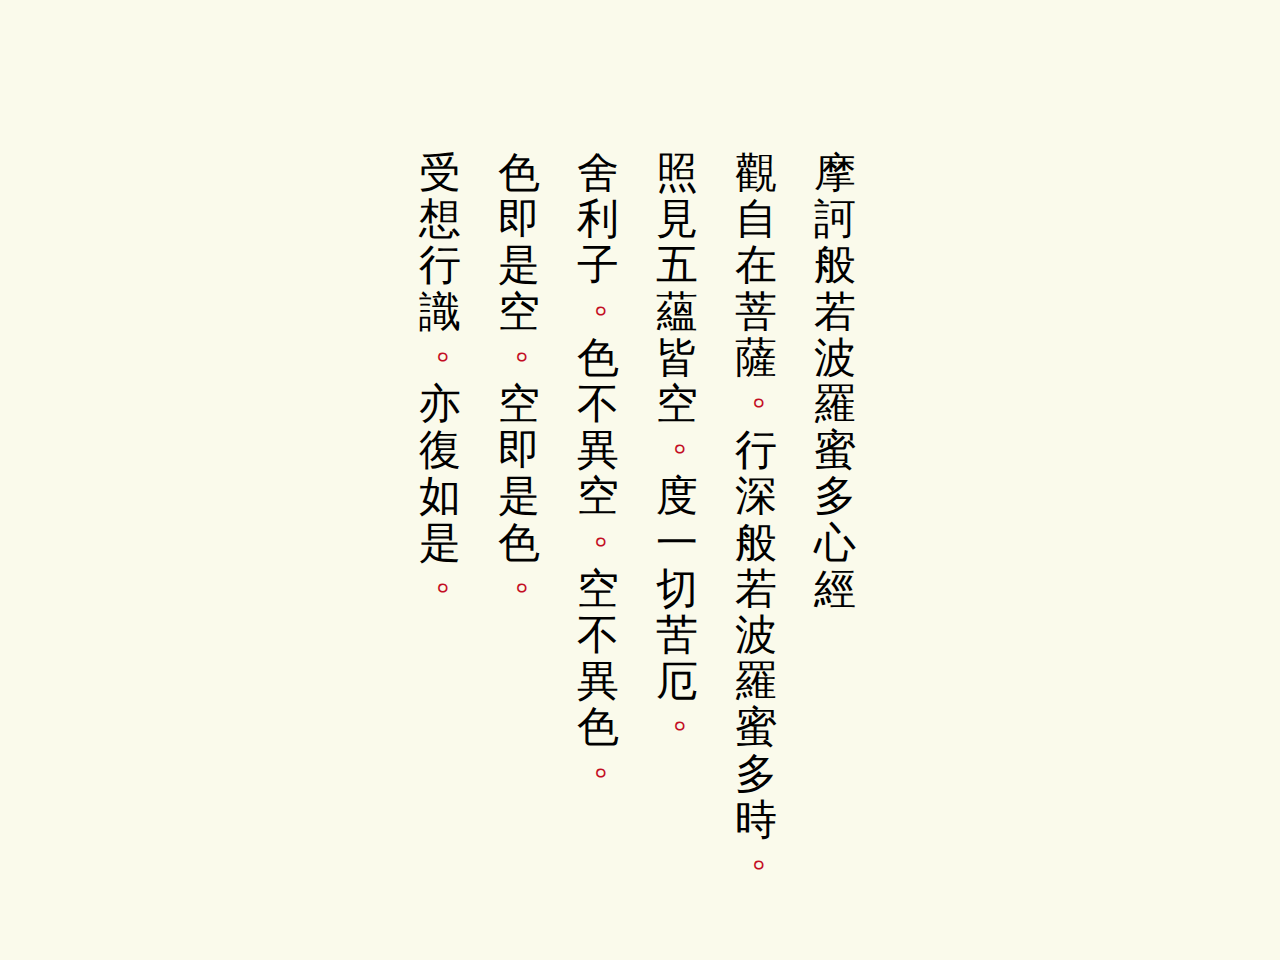
<file: index.html>
<!DOCTYPE HTML>
<html lang="en-US">
<head>
    <meta charset="UTF-8">
    <link rel="stylesheet" href="css/style.css">
    <title>般若波羅蜜多心經</title>
    <script src="//ajax.googleapis.com/ajax/libs/jquery/1.7.2/jquery.min.js" type="text/javascript"></script>  
    <script type="text/javascript" src="js/jquery.color.js"></script>
    <script type="text/javascript" src="js/main.js"></script>
</head>
<body>
    <div class="content">
        <div class="page clearfix" id="p1">
            <div class="sutra">
                <div class="wrapper clearfix" id="s1">
                    <div class="verticalLine a">
                        <span class="sentence title" comment="c1">摩訶般若波羅蜜多心經</span>
                    </div> 
                    <div class="verticalLine">
                        <span class="sentence" comment='c2'>觀自在菩薩</span>
                        <span class="fullmark">。</span>
                        <span class="sentence" comment='c3'>行深般若波羅蜜多時</span>
                        <span class="fullmark">。</span>
                    </div>
                    <div class="verticalLine">
                        <span class="sentence">照見五蘊皆空</span>
                        <span class="fullmark">。</span>
                        <span class="sentence">度一切苦厄</span>
                        <span class="fullmark">。</span>
                    </div>
                    <div class="verticalLine">
                        <span class="sentence">舍利子</span>
                        <span class="fullmark">。</span>
                        <span class="sentence">色不異空<span class="fullmark">。</span>空不異色</span>
                        <span class="fullmark">。</span>
                    </div>
                    <div class="verticalLine">
                        <span class="sentence">色即是空<span class="fullmark">。</span>空即是色</span>
                        <span class="fullmark">。</span>
                    </div>
                    <div class="verticalLine verticalLineLast">
                        
                        <span class="sentence">受想行識<span class="fullmark">。</span>亦復如是</span>
                        <span class="fullmark">。</span>
                    </div>
                </div>
                <div class="wrapper clearfix" id="s2">
                    <div class="verticalLine a">
                        <span class="sentence title" comment="c1">222222222222</span>
                    </div> 
                    <div class="verticalLine">
                        <span class="sentence" comment='c2'>觀自在菩薩</span>
                        <span class="fullmark">。</span>
                        <span class="sentence" comment='c3'>行深般若波羅蜜多時</span>
                        <span class="fullmark">。</span>
                    </div>
                    <div class="verticalLine">
                        <span class="sentence">照見五蘊皆空</span>
                        <span class="fullmark">。</span>
                        <span class="sentence">度一切苦厄</span>
                        <span class="fullmark">。</span>
                    </div>
                    <div class="verticalLine">
                        <span class="sentence">舍利子</span>
                        <span class="fullmark">。</span>
                        <span class="sentence">色不異空<span class="fullmark">。</span>空不異色</span>
                        <span class="fullmark">。</span>
                    </div>
                    <div class="verticalLine">
                        <span class="sentence">色即是空<span class="fullmark">。</span>空即是色</span>
                        <span class="fullmark">。</span>
                    </div>
                    <div class="verticalLine verticalLineLast">
                        
                        <span class="sentence">受想行識<span class="fullmark">。</span>亦復如是</span>
                        <span class="fullmark">。</span>
                    </div>
                </div>
                <div class="wrapper clearfix" id="s3">
                    <div class="verticalLine a">
                        <span class="sentence title" comment="c1">3333333333333333</span>
                    </div> 
                    <div class="verticalLine">
                        <span class="sentence" comment='c2'>觀自在菩薩</span>
                        <span class="fullmark">。</span>
                        <span class="sentence" comment='c3'>行深般若波羅蜜多時</span>
                        <span class="fullmark">。</span>
                    </div>
                    <div class="verticalLine">
                        <span class="sentence">照見五蘊皆空</span>
                        <span class="fullmark">。</span>
                        <span class="sentence">度一切苦厄</span>
                        <span class="fullmark">。</span>
                    </div>
                    <div class="verticalLine">
                        <span class="sentence">舍利子</span>
                        <span class="fullmark">。</span>
                        <span class="sentence">色不異空<span class="fullmark">。</span>空不異色</span>
                        <span class="fullmark">。</span>
                    </div>
                    <div class="verticalLine">
                        <span class="sentence">色即是空<span class="fullmark">。</span>空即是色</span>
                        <span class="fullmark">。</span>
                    </div>
                    <div class="verticalLine verticalLineLast">
                        
                        <span class="sentence">受想行識<span class="fullmark">。</span>亦復如是</span>
                        <span class="fullmark">。</span>
                    </div>
                </div>
            </div>

            <div class="commentWrapper">
                <div class="comment" id="c1">
                    <div class="commentContent" >
                        <h2>摩訶般若波羅蜜多心經</h2>
                        <p>
                            梵文 प्रज्ञापारमिताहृदयसूत्र  又称《般若波罗密多心经》，简称《般若心经》、《心经》，是般若经系列中一部极为重要的经典。《心经》言简义丰、博大精深、提纲挈领，直明“第一义谛”，集中展现了般若学的精髓，为大乘佛教出家及在家佛教徒日常背诵的佛经。“色即是空，空即是色”一句即出自该部经文。
                        </p>
                        <p>
                            经名整段话的概略意思是“透过心量广大的通达智慧，而超脱世俗困苦的根本途径”。
                        </p>
                        <h3>摩诃</h3>
                        <p>
                            无边无际的大、心量广大。比喻宇宙万物大自然之间的规律与特质，约略相当于中国传统文化指称的道与广义的命。
                        </p>
                        <h3>般若</h3>
                        <p>
                            为梵语音译，指通达妙智慧；我们的本来面目，就是真我；人之所以愚痴，就是因为不能认识般若，读般若心经，就是为了认识自己，找到自己回家的道路。让心有归宿，不再流浪，并把每一个人自己的本源探究出来。
                        </p>
                        <h3>波罗</h3>
                        <p>
                            为梵语音译，指到彼岸（不生不灭、不垢不淨），有解脱罣碍的意思；
                        </p>
                        <h3>蜜多</h3>
                        <p>
                            为梵语音译，意为无极。可联想比如蜜蜂採花酿蜜，能融合众多不同来源成分而归纳为一。
                        </p>
                        <h3>心</h3>
                        <p>
                            根本、核心、精髓。一方面表示内容所探讨的主体重心，另一方面也表示全篇内容的重要性。
                        </p>
                        <h3>经</h3>
                        <p>
                            字义是线、路、径，引申为经典。代表前人走过的路途、独特而深入的经历或见解，藉口述语言或文字记载来传承后世，以供人们做为参考指引。
                        </p>
                    </div>
                </div>
                <div class="comment" id="c2">
                    <div class="commentContent" >
                        <h2>摩摩摩摩摩摩摩摩摩摩摩</h2>
                        <p>
                            梵文 प्रज्ञापारमिताहृदयसूत्र  又称《般若波罗密多心经》，简称《般若心经》、《心经》，是般若经系列中一部极为重要的经典。《心经》言简义丰、博大精深、提纲挈领，直明“第一义谛”，集中展现了般若学的精髓，为大乘佛教出家及在家佛教徒日常背诵的佛经。“色即是空，空即是色”一句即出自该部经文。
                        </p>
                        <p>
                            梵文 प्रज्ञापारमिताहृदयसूत्र  又称《般若波罗密多心经》，简称《般若心经》、《心经》，是般若经系列中一部极为重要的经典。《心经》言简义丰、博大精深、提纲挈领，直明“第一义谛”，集中展现了般若学的精髓，为大乘佛教出家及在家佛教徒日常背诵的佛经。“色即是空，空即是色”一句即出自该部经文。
                        </p>
                        <p>
                            梵文 प्रज्ञापारमिताहृदयसूत्र  又称《般若波罗密多心经》，简称《般若心经》、《心经》，是般若经系列中一部极为重要的经典。《心经》言简义丰、博大精深、提纲挈领，直明“第一义谛”，集中展现了般若学的精髓，为大乘佛教出家及在家佛教徒日常背诵的佛经。“色即是空，空即是色”一句即出自该部经文。
                        </p>
                        <p>
                            梵文 प्रज्ञापारमिताहृदयसूत्र  又称《般若波罗密多心经》，简称《般若心经》、《心经》，是般若经系列中一部极为重要的经典。《心经》言简义丰、博大精深、提纲挈领，直明“第一义谛”，集中展现了般若学的精髓，为大乘佛教出家及在家佛教徒日常背诵的佛经。“色即是空，空即是色”一句即出自该部经文。
                        </p>
                    </div>
                </div>
            </div>
            

        </div>

    </div>
    
</body>
</html>
</file>
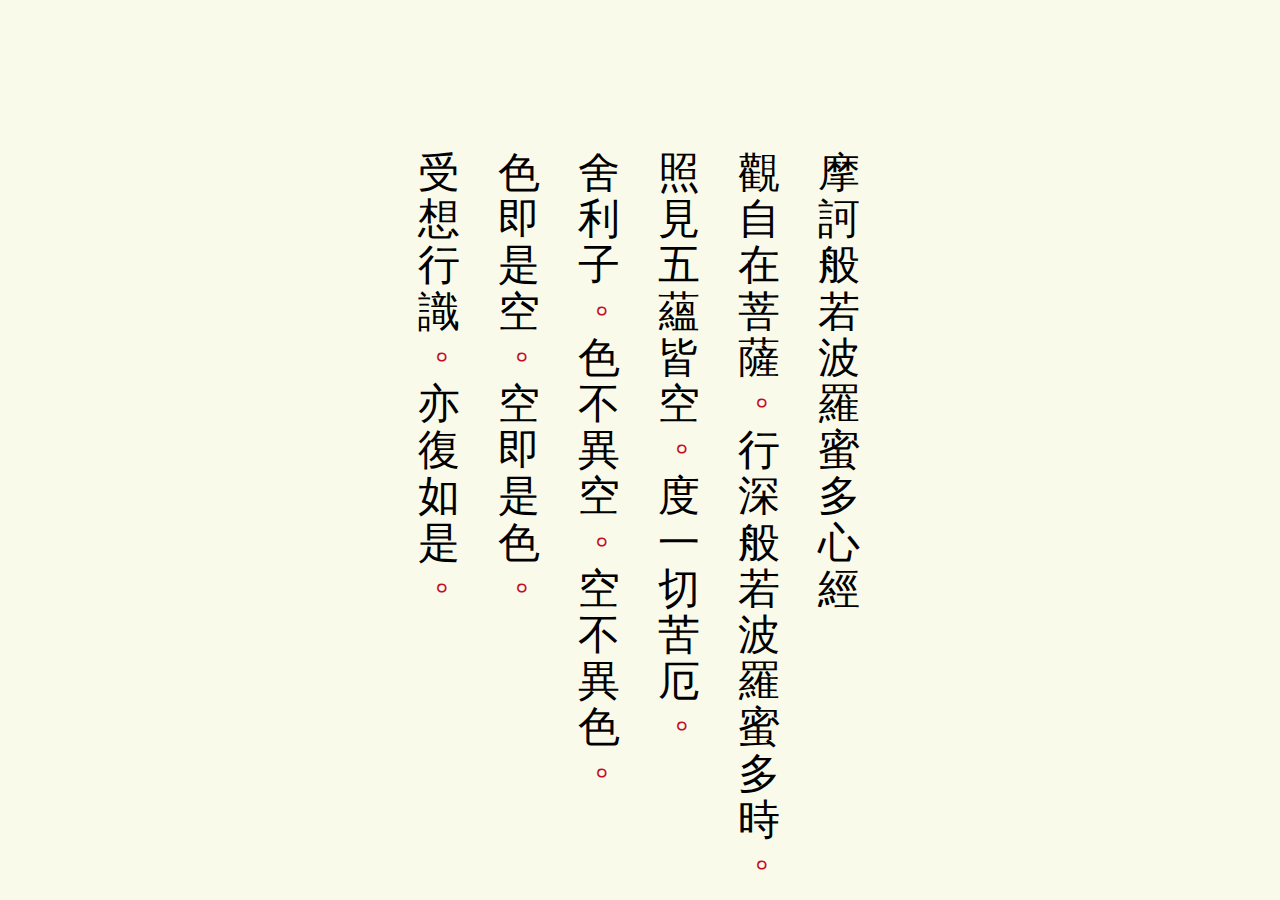
<file: index2.html>
<!DOCTYPE HTML>
<html lang="en-US">
<head>
    <meta charset="UTF-8">
    <link rel="stylesheet" href="css/style2.css">
    <title>般若波羅蜜多心經</title>
    <script src="http://ajax.googleapis.com/ajax/libs/jquery/1.7.2/jquery.min.js" type="text/javascript"></script>  
    <script type="text/javascript" src="js/jquery.color.js"></script>
    <script type="text/javascript" src="js/main2.js"></script>
</head>
<body>
    <div class="content">
        <div class="contentWrapper">
            <div class="sutraWrapper">
                <div class="pageList">
                    <!-- page1 begin -->
                    <div class="page clearfix" id="s1">
                        <div class="verticalLine a">
                            <span class="sentence title" comment="c1">摩訶般若波羅蜜多心經</span>
                        </div> 
                        <div class="verticalLine">
                            <span class="sentence" comment='c2'>觀自在菩薩</span>
                            <span class="fullmark">。</span>
                            <span class="sentence" comment='c3'>行深般若波羅蜜多時</span>
                            <span class="fullmark">。</span>
                        </div>
                        <div class="verticalLine">
                            <span class="sentence">照見五蘊皆空</span>
                            <span class="fullmark">。</span>
                            <span class="sentence">度一切苦厄</span>
                            <span class="fullmark">。</span>
                        </div>
                        <div class="verticalLine">
                            <span class="sentence">舍利子</span>
                            <span class="fullmark">。</span>
                            <span class="sentence">色不異空<span class="fullmark">。</span>空不異色</span>
                            <span class="fullmark">。</span>
                        </div>
                        <div class="verticalLine">
                            <span class="sentence">色即是空<span class="fullmark">。</span>空即是色</span>
                            <span class="fullmark">。</span>
                        </div>
                        <div class="verticalLine verticalLineLast">
                            
                            <span class="sentence">受想行識<span class="fullmark">。</span>亦復如是</span>
                            <span class="fullmark">。</span>
                        </div>
                    </div>
                    <!-- page2 begin -->
                    <div class="page clearfix" id="s2">
                        <div class="verticalLine">
                            <span class="sentence" comment='c2'>舍利子</span>
                            <span class="fullmark">。</span>
                            <span class="sentence" comment='c2'>是諸法空相</span>
                            <span class="fullmark">。</span>
                        </div>

                        <div class="verticalLine">
                            <span class="sentence" comment='c2'>不生不滅<span class="fullmark">。</span>不垢不淨<span class="fullmark">。</span不增不減</span>
                            <span class="fullmark">。</span>
                        </div>

                        <div class="verticalLine">
                            <span class="sentence" comment='c2'>是故空中無色<span class="fullmark">。</span>無受想行識</span>
                            <span class="fullmark">。</span>
                        </div>

                        <div class="verticalLine">
                            <span class="sentence" comment='c2'>無眼耳鼻舌身意<span class="fullmark">。</span>無色身香味觸法</span>
                            <span class="fullmark">。</span>
                        </div>

                        <div class="verticalLine">
                            <span class="sentence" comment='c2'>無眼界<span class="fullmark">。</span>乃至無意識界</span>
                            <span class="fullmark">。</span>
                        </div>

                        <div class="verticalLine">
                            <span class="sentence" comment='c2'>無無明<span class="fullmark">。</span>亦無無明盡</span>
                            <span class="fullmark">。</span>
                        </div>
                    </div>
                </div>
            </div>

            <div class="commentWrapper">
                <div class="comment" id="c1">
                    <div class="commentContent" >
                        <h2>摩訶般若波羅蜜多心經</h2>
                        <p>
                            梵文 प्रज्ञापारमिताहृदयसूत्र  又称《般若波罗密多心经》，简称《般若心经》、《心经》，是般若经系列中一部极为重要的经典。《心经》言简义丰、博大精深、提纲挈领，直明“第一义谛”，集中展现了般若学的精髓，为大乘佛教出家及在家佛教徒日常背诵的佛经。“色即是空，空即是色”一句即出自该部经文。
                        </p>
                        <p>
                            经名整段话的概略意思是“透过心量广大的通达智慧，而超脱世俗困苦的根本途径”。
                        </p>
                        <h3>摩诃</h3>
                        <p>
                            无边无际的大、心量广大。比喻宇宙万物大自然之间的规律与特质，约略相当于中国传统文化指称的道与广义的命。
                        </p>
                        <h3>般若</h3>
                        <p>
                            为梵语音译，指通达妙智慧；我们的本来面目，就是真我；人之所以愚痴，就是因为不能认识般若，读般若心经，就是为了认识自己，找到自己回家的道路。让心有归宿，不再流浪，并把每一个人自己的本源探究出来。
                        </p>
                        <h3>波罗</h3>
                        <p>
                            为梵语音译，指到彼岸（不生不灭、不垢不淨），有解脱罣碍的意思；
                        </p>
                        <h3>蜜多</h3>
                        <p>
                            为梵语音译，意为无极。可联想比如蜜蜂採花酿蜜，能融合众多不同来源成分而归纳为一。
                        </p>
                        <h3>心</h3>
                        <p>
                            根本、核心、精髓。一方面表示内容所探讨的主体重心，另一方面也表示全篇内容的重要性。
                        </p>
                        <h3>经</h3>
                        <p>
                            字义是线、路、径，引申为经典。代表前人走过的路途、独特而深入的经历或见解，藉口述语言或文字记载来传承后世，以供人们做为参考指引。
                        </p>
                    </div>
                </div>        
            </div> 
        </div>
    </div>
    
</body>
</html>
</file>
<file: css/style.css>
/*reset*/
html{font: 12px/24px "微软雅黑","宋体","arial","Verdana";color:#000;}

body,div,dl,dt,dd,ul,ol,li,h1,h2,h3,h4,h5,h6,pre,code,form,fieldset,legend,input,textarea,p,blockquote,th,td{margin:0;padding:0}table{border-collapse:collapse;border-spacing:0}fieldset,img{border:0}address,caption,cite,code,dfn,em,strong,th,var{font-style:normal;font-weight:normal}ol,ul{list-style:none}caption,th{text-align:left}h1,h2,h3,h4,h5,h6{font-size:100%;font-weight:normal}q:before,q:after{content:''}abbr,acronym{border:0;font-variant:normal}sup{vertical-align:text-top}sub{vertical-align:text-bottom}input,textarea,select{font-family:inherit;font-size:inherit;font-weight:inherit}input,textarea,select{*font-size:100%}legend{color:#000}a{text-decoration: none;}

/* new clearfix */
.clearfix:after {
visibility: hidden;
display: block;
font-size: 0;
content: " ";
clear: both;
height: 0;
}
* html .clearfix             { zoom: 1; } /* IE6 */
*:first-child+html .clearfix { zoom: 1; } /* IE7 */

/*body{background-color: black;}*/
body{overflow: hidden;background-color: #FAFAEB;}
.sentence:hover{cursor: pointer;color: #c30d23;}
.Author{font-size: 20px;}
.page{overflow: hidden;width:640px;height:960px;margin:0 auto;}
.wrapper{;float: left;margin-left: 99px;}
.verticalLine{padding-top: 150px;position: relative;width:1em;display: inline-block;font-size: 42px;line-height: 110%;float: right;padding-left: 37px;z-index: 999;}
.verticalLineLast{padding-left: 0px;}
.unfocus{color:#B5B5B6;}
.fullmark {display: inline-block;line-height: 1px;color:#c30d23;position: relative;top: -15px;left: 15px;height: 15px;}
/*.comment{display:none;position: absolute;top: 0;left: 0;height: 100%;width: 100%;overflow: auto;float: right;width: 200px;margin-left: 10px;}*/
.comment{position: absolute;height: 100%;width: 100%;overflow: auto;z-index: 40; display: none;}
.commentContent{background-color: #f3f3e7;border-right:1px solid #d9d9d9;font-size: 28px;width: 456px;padding-left:42px;padding-right:42px;}
.comment h2{font-size: 36px;line-height: 36px;margin-bottom: 20px;margin-top: 150px;}
.comment div{overflow: hidden;}
.comment  p{font-size: 28px;line-height: 200%;}
.comment h3{font-size: 33px;line-height: 36px;margin-bottom: 20px;margin-top: 20px;}
.words{width: 100px;float: right;position: relative;}
.words .verticalLine{padding-top: 150px;position: relative;width:1em;display: inline-block;font-size: 42px;line-height: 110%;float: right;padding-left: 0px;margin-right:37px;z-index: 999;}
</file>
<file: css/style2.css>
/*reset*/
html{font: 12px/24px "微软雅黑","宋体","arial","Verdana";color:#000;}

body,div,dl,dt,dd,ul,ol,li,h1,h2,h3,h4,h5,h6,pre,code,form,fieldset,legend,input,textarea,p,blockquote,th,td{margin:0;padding:0}table{border-collapse:collapse;border-spacing:0}fieldset,img{border:0}address,caption,cite,code,dfn,em,strong,th,var{font-style:normal;font-weight:normal}ol,ul{list-style:none}caption,th{text-align:left}h1,h2,h3,h4,h5,h6{font-size:100%;font-weight:normal}q:before,q:after{content:''}abbr,acronym{border:0;font-variant:normal}sup{vertical-align:text-top}sub{vertical-align:text-bottom}input,textarea,select{font-family:inherit;font-size:inherit;font-weight:inherit}input,textarea,select{*font-size:100%}legend{color:#000}a{text-decoration: none;}

/* new clearfix */
.clearfix:after {
visibility: hidden;
display: block;
font-size: 0;
content: " ";
clear: both;
height: 0;
}
* html .clearfix             { zoom: 1; } /* IE6 */
*:first-child+html .clearfix { zoom: 1; } /* IE7 */


body{overflow: hidden;background-color: #FAFAEB;}
.contentWrapper{width:640px;margin:0 auto;overflow: hidden;}
.sutraWrapper{width:640px;margin: 0 auto;overflow: hidden;float: right;}
.pageList{width:1920px;position: relative;left:-1280px;height: 200px;} 
.page{padding-right: 100px;float: right;width:540px;overflow: hidden;}


.verticalLine{padding-top: 150px;position: relative;width:1em;display: inline-block;font-size: 42px;line-height:110%;float: right;padding-left: 38px;z-index: 99;}
.sentence:hover{cursor: pointer;color: #c30d23;}
.fullmark {display: inline-block;line-height: 1px;color:#c30d23;position: relative;top: -15px;left: 15px;height: 15px;}


.comment{position: absolute;height: 100%;width: 100%;overflow: auto;z-index: 999;display: none}
.commentContent{background-color: #f3f3e7;border-right:1px solid #d9d9d9;font-size: 28px;width: 456px;padding-left:42px;padding-right:42px;}
.comment h2{font-size: 36px;line-height: 36px;margin-bottom: 20px;margin-top: 150px;}
.comment div{overflow: hidden;}
.comment  p{font-size: 28px;line-height: 200%;}
.comment h3{font-size: 33px;line-height: 36px;margin-bottom: 20px;margin-top: 20px;}
</file>
